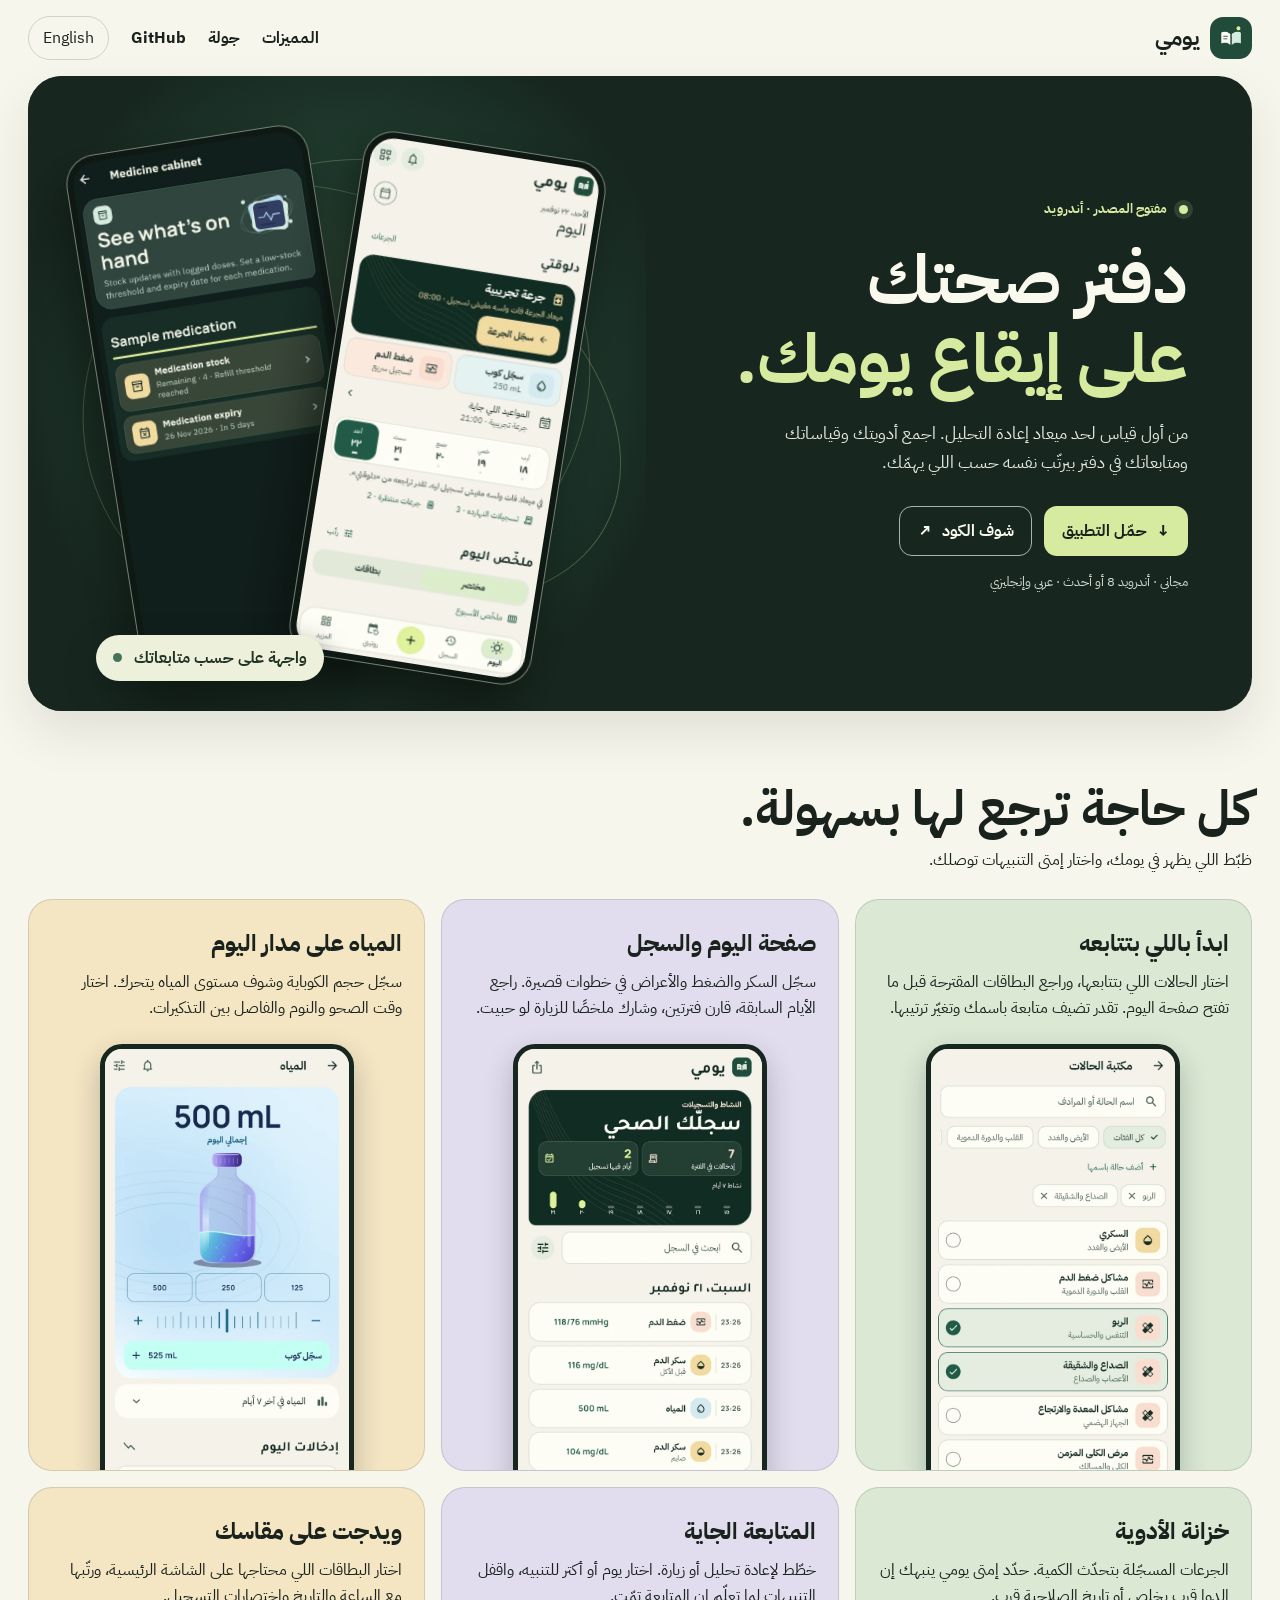
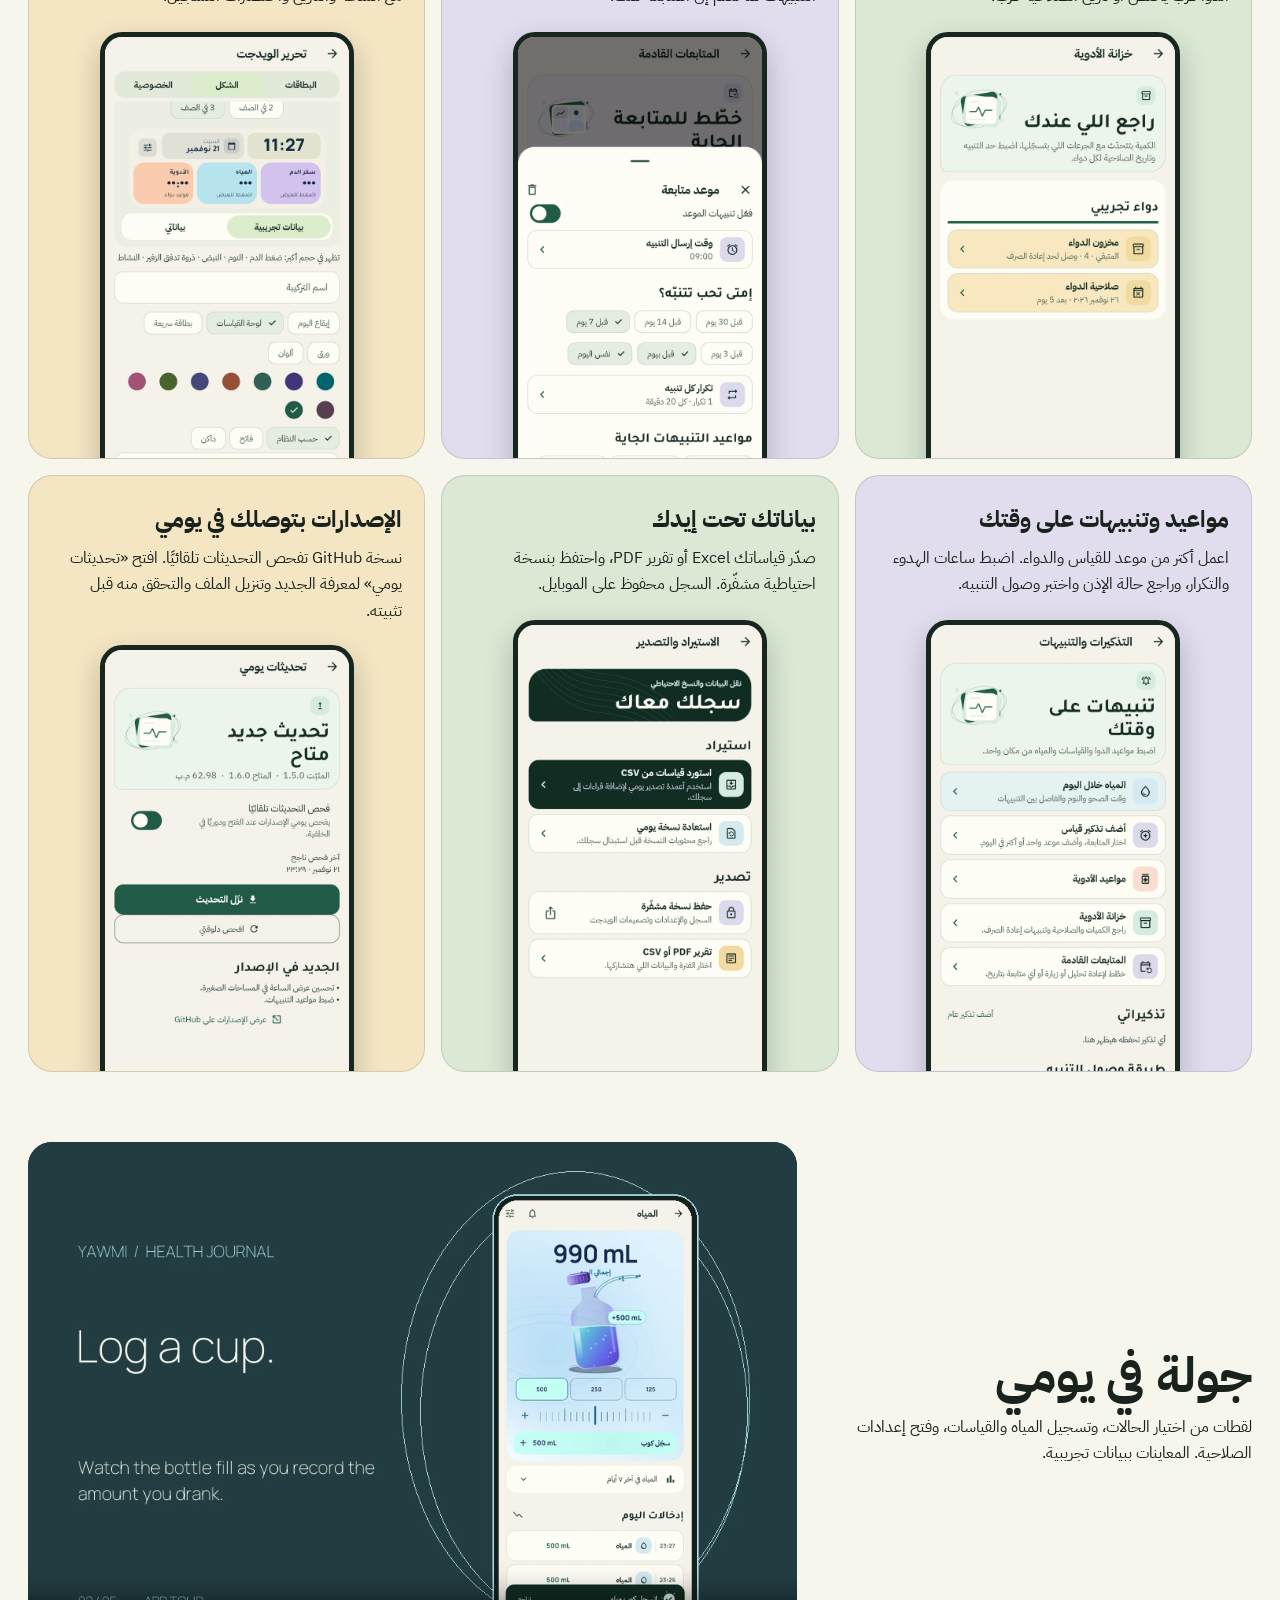
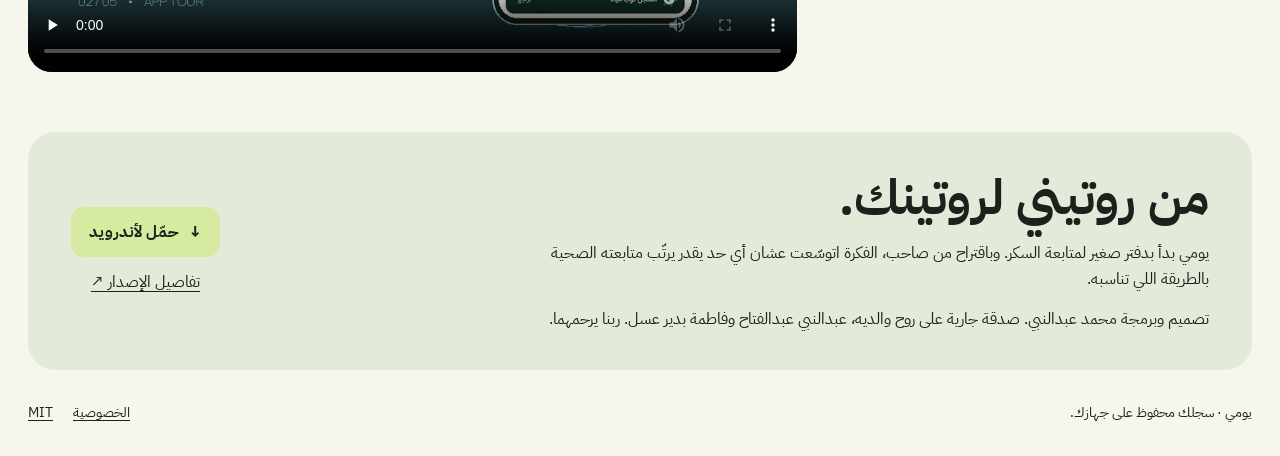
<file: docs/index.html>
<!doctype html>
<html lang="ar" dir="rtl">
<head>
  <meta charset="utf-8">
  <meta name="viewport" content="width=device-width, initial-scale=1">
  <meta name="description" content="يومي دفتر صحي مجاني ومفتوح المصدر لأندرويد. تابع قياساتك، مخزون أدويتك، ومواعيد التحاليل والزيارات.">
  <meta property="og:title" content="يومي · دفتر صحتك على إيقاع يومك">
  <meta property="og:description" content="تطبيق أندرويد مجاني ومفتوح المصدر للقياسات والأدوية والمتابعات الصحية.">
  <meta property="og:image" content="https://mohamedabdelnaby1.github.io/yawmi/media/hero.webp">
  <meta name="theme-color" content="#171f1b">
  <link rel="icon" href="media/icon.png">
  <link rel="stylesheet" href="site.css">
  <script src="site.js" defer></script>
  <title>يومي · دفتر صحتك</title>
</head>
<body>
  <a class="skip" href="#main"><span class="ar">تخطّى للمحتوى</span><span class="en">Skip to content</span></a>
  <header class="mast">
    <a class="brand" href="./"><img width="42" height="42" src="media/icon.png" alt=""><span class="ar">يومي</span><span class="en">Yawmi</span></a>
    <nav aria-label="Yawmi">
      <a href="#features"><span class="ar">المميزات</span><span class="en">Features</span></a>
      <a href="#demo"><span class="ar">جولة</span><span class="en">Tour</span></a>
      <a href="https://github.com/Mohamedabdelnaby1/yawmi">GitHub</a>
      <button class="language" type="button" aria-label="Switch language"><span class="ar" lang="en">English</span><span class="en" lang="ar">العربية</span></button>
    </nav>
  </header>
  <main id="main">
    <section class="hero" aria-labelledby="headline">
      <div class="hero-copy">
        <div class="platform"><span class="status-dot"></span><span class="ar">مفتوح المصدر · أندرويد</span><span class="en">Open source · Android</span></div>
        <h1 id="headline"><span class="ar">دفتر صحتك<br><em>على إيقاع يومك.</em></span><span class="en">Your health journal.<br><em>At your own pace.</em></span></h1>
        <p><span class="ar">من أول قياس لحد ميعاد إعادة التحليل. اجمع أدويتك وقياساتك ومتابعاتك في دفتر بيرتّب نفسه حسب اللي يهمّك.</span><span class="en">From your first reading to your next lab visit. Keep medication, measurements, and follow-ups together in a journal shaped around what you track.</span></p>
        <div class="actions">
          <a class="button primary" href="https://github.com/Mohamedabdelnaby1/yawmi/releases/latest/download/Yawmi-Android.apk"><span aria-hidden="true">↓</span><span class="ar">حمّل التطبيق</span><span class="en">Download APK</span></a>
          <a class="button secondary" href="https://github.com/Mohamedabdelnaby1/yawmi"><span class="ar">شوف الكود</span><span class="en">View source</span><span aria-hidden="true">↗</span></a>
        </div>
        <p class="compatibility"><span class="ar">مجاني · أندرويد 8 أو أحدث · عربي وإنجليزي</span><span class="en">Free · Android 8+ · Arabic and English</span></p>
      </div>
      <div class="scene">
        <div class="orbit orbit-outer"></div><div class="orbit orbit-inner"></div>
        <div class="phone phone-back"><img src="media/cabinet-en.webp" width="412" height="892" alt="Medicine cabinet in dark mode" fetchpriority="high"></div>
        <div class="phone phone-front"><img src="media/today.webp" width="412" height="892" alt="واجهة صفحة اليوم بالعربية" fetchpriority="high"></div>
        <div class="scene-note"><span class="note-pip" aria-hidden="true"></span><span class="ar">واجهة على حسب متابعاتك</span><span class="en">A home tailored to your trackers</span></div>
      </div>
    </section>

    <section class="features section" id="features">
      <div class="section-title">
        <h2><span class="ar">كل حاجة ترجع لها بسهولة.</span><span class="en">Find what you need, when you need it.</span></h2>
        <p><span class="ar">ظبّط اللي يظهر في يومك، واختار إمتى التنبيهات توصلك.</span><span class="en">Choose what shows up in your day and when reminders should reach you.</span></p>
      </div>
      <div class="feature-grid">
        <article class="feature feature-stock">
          <h3><span class="ar">ابدأ باللي بتتابعه</span><span class="en">Start with what you track</span></h3>
          <p><span class="ar">اختار الحالات اللي بتتابعها، وراجع البطاقات المقترحة قبل ما تفتح صفحة اليوم. تقدر تضيف متابعة باسمك وتغيّر ترتيبها.</span><span class="en">Choose your conditions, review suggested cards, and customize your dashboard. You can add your own tracker and reorder it anytime.</span></p>
          <img loading="lazy" width="412" height="892" src="media/onboarding.webp" alt="اختيار الحالات في أول تشغيل · First-run condition picker">
        </article>
        <article class="feature feature-follow">
          <h3><span class="ar">صفحة اليوم والسجل</span><span class="en">Today and the journal</span></h3>
          <p><span class="ar">سجّل السكر والضغط والأعراض في خطوات قصيرة. راجع الأيام السابقة، قارن فترتين، وشارك ملخصًا للزيارة لو حبيت.</span><span class="en">Log glucose, blood pressure, and symptoms in a few taps. Review past days, compare periods, and share a visit summary.</span></p>
          <img loading="lazy" width="412" height="892" src="media/history.webp" alt="سجل المتابعات الصحية · Health journal history">
        </article>
        <article class="feature feature-widget">
          <h3><span class="ar">المياه على مدار اليوم</span><span class="en">Hydration during waking hours</span></h3>
          <p><span class="ar">سجّل حجم الكوباية وشوف مستوى المياه يتحرك. اختار وقت الصحو والنوم والفاصل بين التذكيرات.</span><span class="en">Log a cup and watch the water level respond. Set waking hours and reminder spacing around your day.</span></p>
          <img loading="lazy" width="412" height="892" src="media/hydration.webp" alt="زجاجة المياه التفاعلية · Interactive hydration tracker">
        </article>
        <article class="feature feature-stock">
          <h3><span class="ar">خزانة الأدوية</span><span class="en">Medicine cabinet</span></h3>
          <p><span class="ar">الجرعات المسجّلة بتحدّث الكمية. حدّد إمتى يومي ينبهك إن الدوا قرب يخلص أو تاريخ الصلاحية قرب.</span><span class="en">Logged doses update your stock. Set a low-stock threshold and choose when to get expiry reminders.</span></p>
          <img loading="lazy" width="412" height="892" src="media/cabinet.webp" alt="خزانة الأدوية والكمية المتبقية · Medicine cabinet and remaining stock">
        </article>
        <article class="feature feature-follow">
          <h3><span class="ar">المتابعة الجاية</span><span class="en">Your next follow-up</span></h3>
          <p><span class="ar">خطّط لإعادة تحليل أو زيارة. اختار يوم أو أكتر للتنبيه، واقفل التنبيهات لما تعلّم إن المتابعة تمّت.</span><span class="en">Plan a repeat test or appointment. Choose alert days and clear the reminders when the follow-up is complete.</span></p>
          <img loading="lazy" width="412" height="892" src="media/follow-up.webp" alt="اختيار مواعيد تنبيه المتابعة · Follow-up alert scheduling">
        </article>
        <article class="feature feature-widget">
          <h3><span class="ar">ويدجت على مقاسك</span><span class="en">Widgets your way</span></h3>
          <p><span class="ar">اختار البطاقات اللي محتاجها على الشاشة الرئيسية، ورتّبها مع الساعة والتاريخ واختصارات التسجيل.</span><span class="en">Pick the cards you want on your home screen and arrange them with the clock, date, and logging shortcuts.</span></p>
          <img loading="lazy" width="412" height="892" src="media/widget.webp" alt="معاينة الويدجت والساعة والبطاقات · Widget studio preview">
        </article>
        <article class="feature feature-follow">
          <h3><span class="ar">مواعيد وتنبيهات على وقتك</span><span class="en">Reminders on your schedule</span></h3>
          <p><span class="ar">اعمل أكتر من موعد للقياس والدواء. اضبط ساعات الهدوء والتكرار، وراجع حالة الإذن واختبر وصول التنبيه.</span><span class="en">Set multiple measurement or dose times. Adjust quiet hours and repeats, then test notifications on your device.</span></p>
          <img loading="lazy" width="412" height="892" src="media/reminders.webp" alt="مركز التذكيرات والتنبيهات · Reminders and notification center">
        </article>
        <article class="feature feature-stock">
          <h3><span class="ar">بياناتك تحت إيدك</span><span class="en">Your journal stays with you</span></h3>
          <p><span class="ar">صدّر قياساتك Excel أو تقرير PDF، واحتفظ بنسخة احتياطية مشفّرة. السجل محفوظ على الموبايل.</span><span class="en">Export an Excel workbook or PDF report, and keep an encrypted backup. The journal is stored on your phone.</span></p>
          <img loading="lazy" width="412" height="892" src="media/data.webp" alt="مركز استيراد وتصدير البيانات · Data import and export">
        </article>
        <article class="feature feature-widget">
          <h3><span class="ar">الإصدارات بتوصلك في يومي</span><span class="en">Updates arrive in Yawmi</span></h3>
          <p><span class="ar">نسخة GitHub تفحص التحديثات تلقائيًا. افتح «تحديثات يومي» لمعرفة الجديد وتنزيل الملف والتحقق منه قبل تثبيته.</span><span class="en">The GitHub build checks automatically. Open Yawmi updates to see what changed, then download and verify the APK before installing.</span></p>
          <img loading="lazy" width="412" height="892" src="media/updates.webp" alt="شاشة تحديثات يومي · Yawmi update center">
        </article>
      </div>
    </section>

    <section class="section demo" id="demo" aria-labelledby="demo-heading">
      <div>
        <h2 id="demo-heading"><span class="ar">جولة في يومي</span><span class="en">See Yawmi in motion</span></h2>
        <p><span class="ar">لقطات من اختيار الحالات، وتسجيل المياه والقياسات، وفتح إعدادات الصلاحية. المعاينات ببيانات تجريبية.</span><span class="en">Watch condition setup, water and measurement logging, and the expiry editor. The tour uses sample data.</span></p>
      </div>
      <video controls playsinline preload="none" poster="media/tour-poster.webp" width="1000" height="690" aria-label="Yawmi app tour">
        <source src="media/tour.mp4" type="video/mp4">
        <a href="media/tour.mp4">Download the app tour</a>
      </video>
    </section>

    <section class="story section">
      <div>
        <h2><span class="ar">من روتيني لروتينك.</span><span class="en">From my routine to yours.</span></h2>
        <p><span class="ar">يومي بدأ بدفتر صغير لمتابعة السكر. وباقتراح من صاحب، الفكرة اتوسّعت عشان أي حد يقدر يرتّب متابعته الصحية بالطريقة اللي تناسبه.</span><span class="en">Yawmi began as a small diabetes journal. A friend suggested opening it up so anyone could build a health routine around what they need to track.</span></p>
        <p><span class="ar">تصميم وبرمجة محمد عبدالنبي. صدقة جارية على روح والديه، عبدالنبي عبدالفتاح وفاطمة بدير عسل. ربنا يرحمهما.</span><span class="en">Designed and built by Mohamed Abdelnaby, in memory of his parents, Abdelnaby Abdelfattah and Fatma Bedeir Assal.</span></p>
      </div>
      <div class="last-actions">
        <a class="button primary" href="https://github.com/Mohamedabdelnaby1/yawmi/releases/latest/download/Yawmi-Android.apk"><span aria-hidden="true">↓</span><span class="ar">حمّل لأندرويد</span><span class="en">Download for Android</span></a>
        <a href="https://github.com/Mohamedabdelnaby1/yawmi/releases/latest"><span class="ar">تفاصيل الإصدار</span><span class="en">Release notes</span> ↗</a>
      </div>
    </section>
  </main>
  <footer>
    <span class="ar">يومي · سجلك محفوظ على جهازك.</span><span class="en">Yawmi · Your journal stays on your device.</span>
    <a href="privacy.html"><span class="ar">الخصوصية</span><span class="en">Privacy</span></a>
    <a href="https://github.com/Mohamedabdelnaby1/yawmi/blob/main/LICENSE">MIT</a>
  </footer>
</body>
</html>
</file>
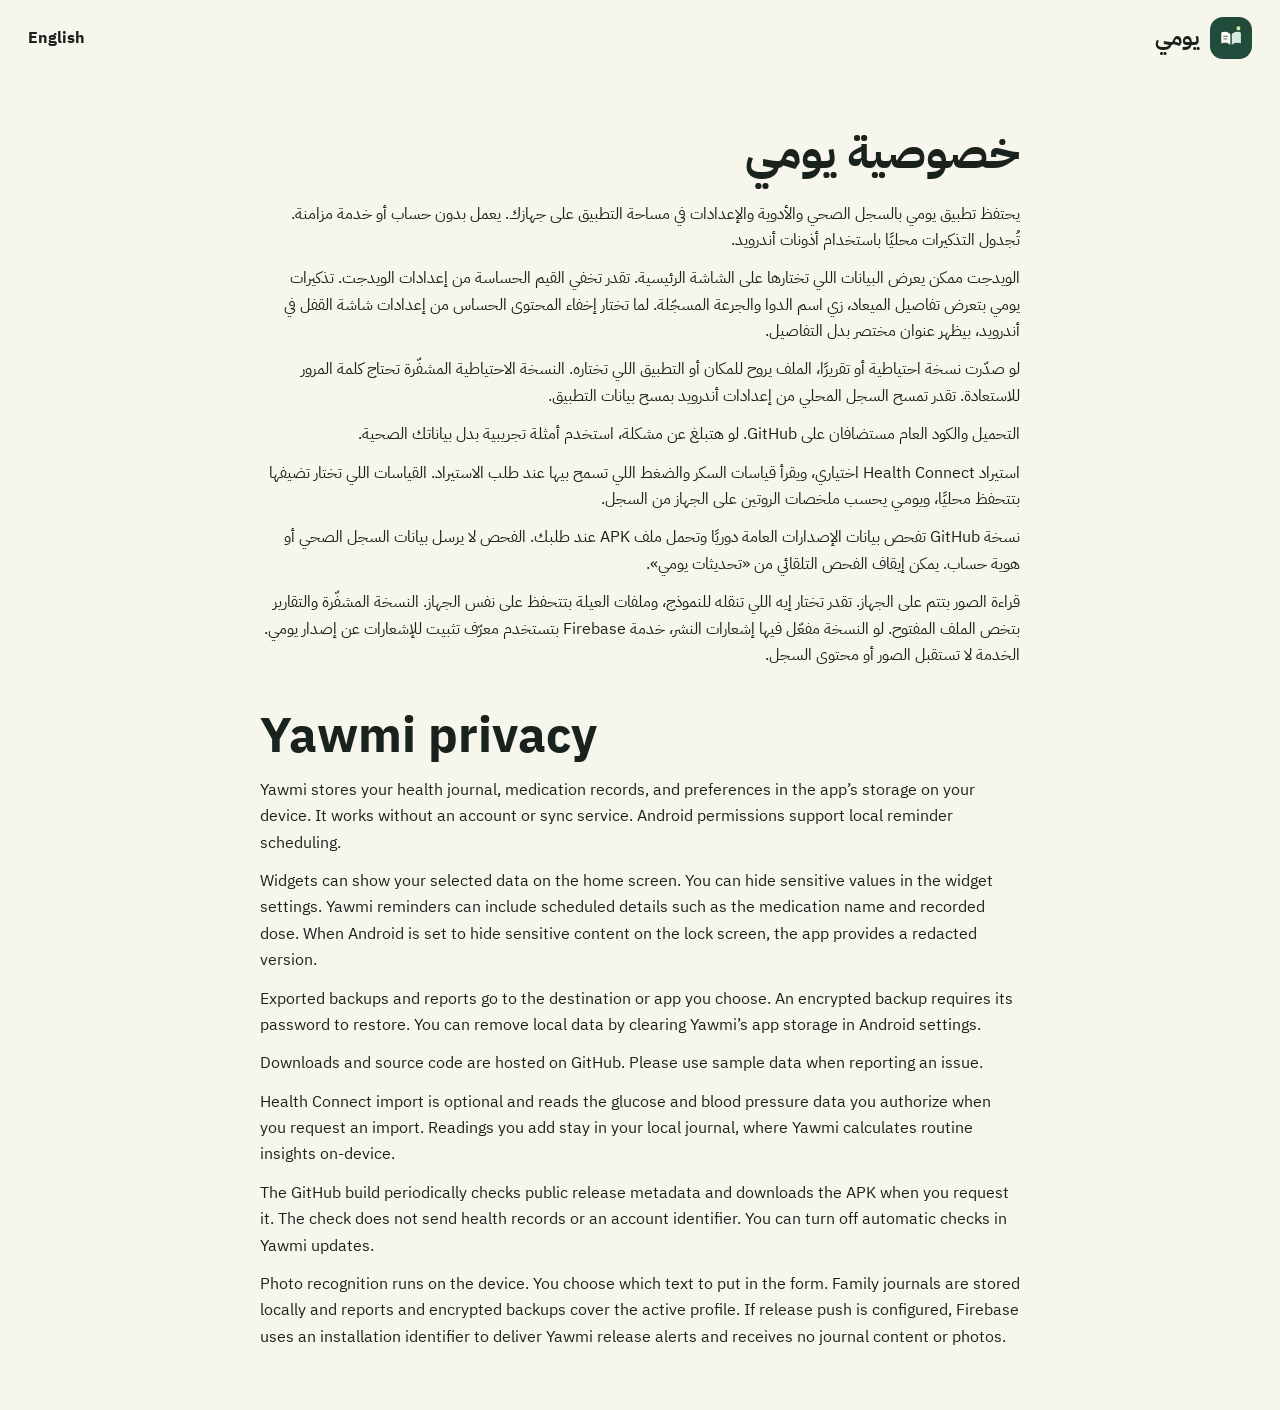
<file: docs/privacy.html>
<!doctype html>
<html lang="ar" dir="rtl">
<head>
  <meta charset="utf-8">
  <meta name="viewport" content="width=device-width, initial-scale=1">
  <link rel="icon" href="media/icon.png">
  <link rel="stylesheet" href="site.css">
  <title>خصوصية يومي · Yawmi privacy</title>
</head>
<body>
  <header class="mast">
    <a class="brand" href="./"><img width="42" height="42" src="media/icon.png" alt="">يومي</a>
    <nav><a href="#english" lang="en">English</a></nav>
  </header>
  <main class="section policy">
    <article>
      <h1>خصوصية يومي</h1>
      <p>يحتفظ تطبيق يومي بالسجل الصحي والأدوية والإعدادات في مساحة التطبيق على جهازك. يعمل بدون حساب أو خدمة مزامنة. تُجدول التذكيرات محليًا باستخدام أذونات أندرويد.</p>
      <p>الويدجت ممكن يعرض البيانات اللي تختارها على الشاشة الرئيسية. تقدر تخفي القيم الحساسة من إعدادات الويدجت. تذكيرات يومي بتعرض تفاصيل الميعاد، زي اسم الدوا والجرعة المسجّلة. لما تختار إخفاء المحتوى الحساس من إعدادات شاشة القفل في أندرويد، بيظهر عنوان مختصر بدل التفاصيل.</p>
      <p>لو صدّرت نسخة احتياطية أو تقريرًا، الملف يروح للمكان أو التطبيق اللي تختاره. النسخة الاحتياطية المشفّرة تحتاج كلمة المرور للاستعادة. تقدر تمسح السجل المحلي من إعدادات أندرويد بمسح بيانات التطبيق.</p>
      <p>التحميل والكود العام مستضافان على GitHub. لو هتبلغ عن مشكلة، استخدم أمثلة تجريبية بدل بياناتك الصحية.</p>
      <p>استيراد Health Connect اختياري، ويقرأ قياسات السكر والضغط اللي تسمح بيها عند طلب الاستيراد. القياسات اللي تختار تضيفها بتتحفظ محليًا، ويومـي يحسب ملخصات الروتين على الجهاز من السجل.</p>
      <p>نسخة GitHub تفحص بيانات الإصدارات العامة دوريًا وتحمل ملف APK عند طلبك. الفحص لا يرسل بيانات السجل الصحي أو هوية حساب. يمكن إيقاف الفحص التلقائي من «تحديثات يومي».</p>
      <p>قراءة الصور بتتم على الجهاز. تقدر تختار إيه اللي تنقله للنموذج، وملفات العيلة بتتحفظ على نفس الجهاز. النسخة المشفّرة والتقارير بتخص الملف المفتوح. لو النسخة مفعّل فيها إشعارات النشر، خدمة Firebase بتستخدم معرّف تثبيت للإشعارات عن إصدار يومي. الخدمة لا تستقبل الصور أو محتوى السجل.</p>
    </article>
    <article id="english" lang="en" dir="ltr">
      <h2>Yawmi privacy</h2>
      <p>Yawmi stores your health journal, medication records, and preferences in the app’s storage on your device. It works without an account or sync service. Android permissions support local reminder scheduling.</p>
      <p>Widgets can show your selected data on the home screen. You can hide sensitive values in the widget settings. Yawmi reminders can include scheduled details such as the medication name and recorded dose. When Android is set to hide sensitive content on the lock screen, the app provides a redacted version.</p>
      <p>Exported backups and reports go to the destination or app you choose. An encrypted backup requires its password to restore. You can remove local data by clearing Yawmi’s app storage in Android settings.</p>
      <p>Downloads and source code are hosted on GitHub. Please use sample data when reporting an issue.</p>
      <p>Health Connect import is optional and reads the glucose and blood pressure data you authorize when you request an import. Readings you add stay in your local journal, where Yawmi calculates routine insights on-device.</p>
      <p>The GitHub build periodically checks public release metadata and downloads the APK when you request it. The check does not send health records or an account identifier. You can turn off automatic checks in Yawmi updates.</p>
      <p>Photo recognition runs on the device. You choose which text to put in the form. Family journals are stored locally and reports and encrypted backups cover the active profile. If release push is configured, Firebase uses an installation identifier to deliver Yawmi release alerts and receives no journal content or photos.</p>
    </article>
  </main>
</body>
</html>
</file>
<file: docs/site.css>
@font-face{font-family:Plex;src:url(media/plex.woff2) format("woff2");font-weight:400;font-display:swap}
@font-face{font-family:Plex;src:url(media/plex-bold.woff2) format("woff2");font-weight:700;font-display:swap}
@font-face{font-family:Manrope;src:url(media/manrope.woff2) format("woff2");font-weight:200 800;font-display:swap}
:root{color-scheme:light;--ink:#19221c;--paper:#f7f6ec;--green:#183f32;--leaf:#d6eaa0;--soft:#dce5ce;--border:#cdd5c7}
*{box-sizing:border-box}
html{scroll-behavior:smooth}
html[lang="ar"] .en,html[lang="en"] .ar{display:none}
body{margin:0;background:var(--paper);color:var(--ink);font:16px/1.65 Manrope,Arial,sans-serif}
html[lang="ar"] body{font-family:Plex,Arial,sans-serif}
a{color:inherit;text-underline-offset:.22em}
button{font:inherit}
a:focus-visible,button:focus-visible{outline:3px solid #aa7330;outline-offset:5px}
.skip{position:absolute;inset-inline-start:1rem;top:.5rem;transform:translateY(-200%);background:white;color:var(--ink);padding:.6rem 1rem;z-index:5}
.skip:focus{transform:none}
.mast,.hero,.section,footer{margin-inline:auto;width:min(calc(100% - 56px),1280px)}
.mast{min-height:76px;display:flex;align-items:center;justify-content:space-between;gap:14px}
.mast nav,.brand{display:flex;align-items:center;gap:22px}
.brand{gap:11px;font-size:22px;font-weight:700;text-decoration:none}
.brand img{border-radius:13px}
.mast nav a{text-decoration:none;font-weight:700}
.language{border:1px solid var(--border);border-radius:100px;background:transparent;color:inherit;min-height:44px;padding:0 14px;cursor:pointer}
.hero{background:#172720;color:#faf9ee;border-radius:34px;min-height:635px;display:grid;grid-template-columns:1fr 1.02fr;align-items:center;isolation:isolate;position:relative;overflow:hidden;box-shadow:0 22px 48px #182c201a}
.hero-copy{padding:64px clamp(33px,5vw,84px) 60px;position:relative;z-index:2;animation:arrive .8s cubic-bezier(.2,.65,.25,1) both}
.platform{display:flex;align-items:center;gap:12px;color:var(--leaf);font-size:.83rem;font-weight:700}
.status-dot,.note-pip{width:9px;height:9px;border-radius:50%;background:var(--leaf);box-shadow:0 0 0 5px #d6eaa023}
h1,h2,h3,p{margin:0}
h1{font-size:clamp(3rem,5.35vw,5.55rem);line-height:1.07;letter-spacing:-.075em;margin:20px 0 21px;font-weight:800}
html[lang="ar"] h1{letter-spacing:0;line-height:1.15}
h1 em{font-style:normal;color:var(--leaf)}
.hero-copy>p{max-width:41ch;color:#e5eadf;font-size:1.07rem}
.actions,.last-actions{display:flex;flex-wrap:wrap;align-items:center;gap:12px}
.actions{margin-top:30px}
.button{display:inline-flex;align-items:center;justify-content:center;gap:.6em;min-height:50px;padding:.66em 1.1em;border-radius:13px;text-decoration:none;font-weight:800;transition:transform .2s ease,background .2s ease}
.button:hover{transform:translateY(-2px)}
.primary{color:#19221c;background:var(--leaf)}
.primary:hover{background:#edf7c9}
.secondary{color:#faf9ee;border:1px solid #a4b7a6}
.secondary:hover{background:#ffffff13}
.hero-copy .compatibility{margin-top:15px;font-size:.8rem;color:#d4ddd3}
.scene{position:relative;align-self:stretch;min-height:570px;min-width:0;background:radial-gradient(ellipse at 52% 46%,#456149 0%,#203d30 41%,#172720 73%);direction:ltr}
.orbit{position:absolute;inset:14% 8%;border:1px solid #d7ed9e45;border-radius:50%;transform:rotate(-26deg);pointer-events:none}
.orbit-inner{inset:21% 1% 21% 9%;transform:rotate(29deg)}
.phone{position:absolute;width:clamp(160px,46%,245px);aspect-ratio:412/892;border-radius:30px;padding:6px;background:#0f1914;border:1px solid #dfead97d;box-shadow:-9px 24px 48px #090e0ab0;animation:phone-in .95s cubic-bezier(.2,.65,.25,1) both;transform:translate(var(--x),var(--y)) rotate(var(--tilt))}
.phone img{display:block;width:100%;height:100%;border-radius:24px;object-fit:cover}
.phone-front{--x:0;--y:-46%;--tilt:9deg;top:49%;left:48%;z-index:1}
.phone-back{--x:0;--y:-46%;--tilt:-9deg;top:48%;left:12%;animation-delay:110ms}
.scene-note{position:absolute;z-index:2;bottom:30px;left:11%;background:#edf1dc;color:#223326;font-weight:700;display:flex;align-items:center;gap:12px;padding:10px 17px;border-radius:100px;box-shadow:0 12px 28px #111c17a0}
.scene-note .note-pip{background:#45735a;box-shadow:none}
.section{padding-block:70px 0}
.section-title{margin-bottom:25px}
h2{font-size:clamp(1.9rem,3.8vw,3.1rem);line-height:1.16;font-weight:800}
h2+p{margin-top:10px}
.feature-grid{display:grid;grid-template-columns:repeat(3,1fr);gap:16px}
.feature{min-width:0;align-content:start;display:grid;grid-template-rows:auto minmax(75px,auto) 1fr;padding:25px 22px 0;overflow:hidden;border-radius:24px;border:1px solid #17272024}
.feature h3{font-size:1.45rem;margin-bottom:6px}
.feature p{max-width:36ch;margin-bottom:21px}
.feature img{width:min(100%,254px);height:auto;justify-self:center;margin-bottom:-32%;border-radius:22px;border:5px solid #172720;box-shadow:0 12px 29px #1727203e}
.feature-stock{background:#dae8d4}
.feature-follow{background:#e2dcef}
.feature-widget{background:#f4e5c3}
.demo{display:grid;grid-template-columns:1fr minmax(0,1.8fr);align-items:center;gap:28px}
.demo video{display:block;width:100%;height:auto;background:#172720;border-radius:24px}
.story{display:grid;grid-template-columns:1fr auto;gap:28px;align-items:center;margin-top:60px;padding:38px 43px;background:#e4ead9;border-radius:27px}
.story p{max-width:69ch;margin-top:13px}
.last-actions{flex-direction:column}
footer{display:flex;flex-wrap:wrap;gap:20px;padding-block:31px;font-size:.9rem}
footer span:first-child,footer .en{margin-inline-end:auto}
.policy{max-width:760px;padding:32px 0 60px}
.policy article+article{margin-top:40px}
.policy h1{font-size:2.8rem}
.policy p{margin-top:12px}
@keyframes arrive{from{opacity:0;transform:translateY(15px)}to{opacity:1;transform:none}}
@keyframes phone-in{from{opacity:0;transform:translate(var(--x),calc(var(--y) + 32px)) rotate(0deg)}to{opacity:1;transform:translate(var(--x),var(--y)) rotate(var(--tilt))}}
@media(max-width:1050px){.hero{min-height:560px}.scene{min-height:500px}.phone{width:43%}.feature{padding-inline:16px}}
@media(max-width:760px){
  .mast,.hero,.section,footer{width:calc(100% - 32px)}
  .mast nav{gap:13px}
  .mast nav a:first-child{display:none}
  .hero{grid-template-columns:1fr;border-radius:24px}
  .hero-copy{padding:36px 24px 10px}
  .scene{min-height:380px}
  .phone{width:min(35%,166px);border-radius:21px;padding:4px}
  .phone img{border-radius:17px}
  .phone-back{left:20%}
  .phone-front{left:48%}
  .scene-note{bottom:11px;left:6%;font-size:.81rem}
  .section{padding-block:45px 0}
  .feature-grid{grid-template-columns:1fr}
  .feature{grid-template-rows:auto auto 1fr;padding-inline:22px}
  .feature img{margin-bottom:-40%}
  .demo{grid-template-columns:1fr}
  .story{grid-template-columns:1fr;padding:26px 22px;margin-top:38px}
  .last-actions{align-items:flex-start}
}
@media(max-width:360px){.scene{min-height:320px}.brand{gap:7px}.mast nav{gap:8px}h1{font-size:2.7rem}}
@media(prefers-reduced-motion:reduce){*,*::before,*::after{animation:none!important;transition:none!important;scroll-behavior:auto!important}}
</file>
